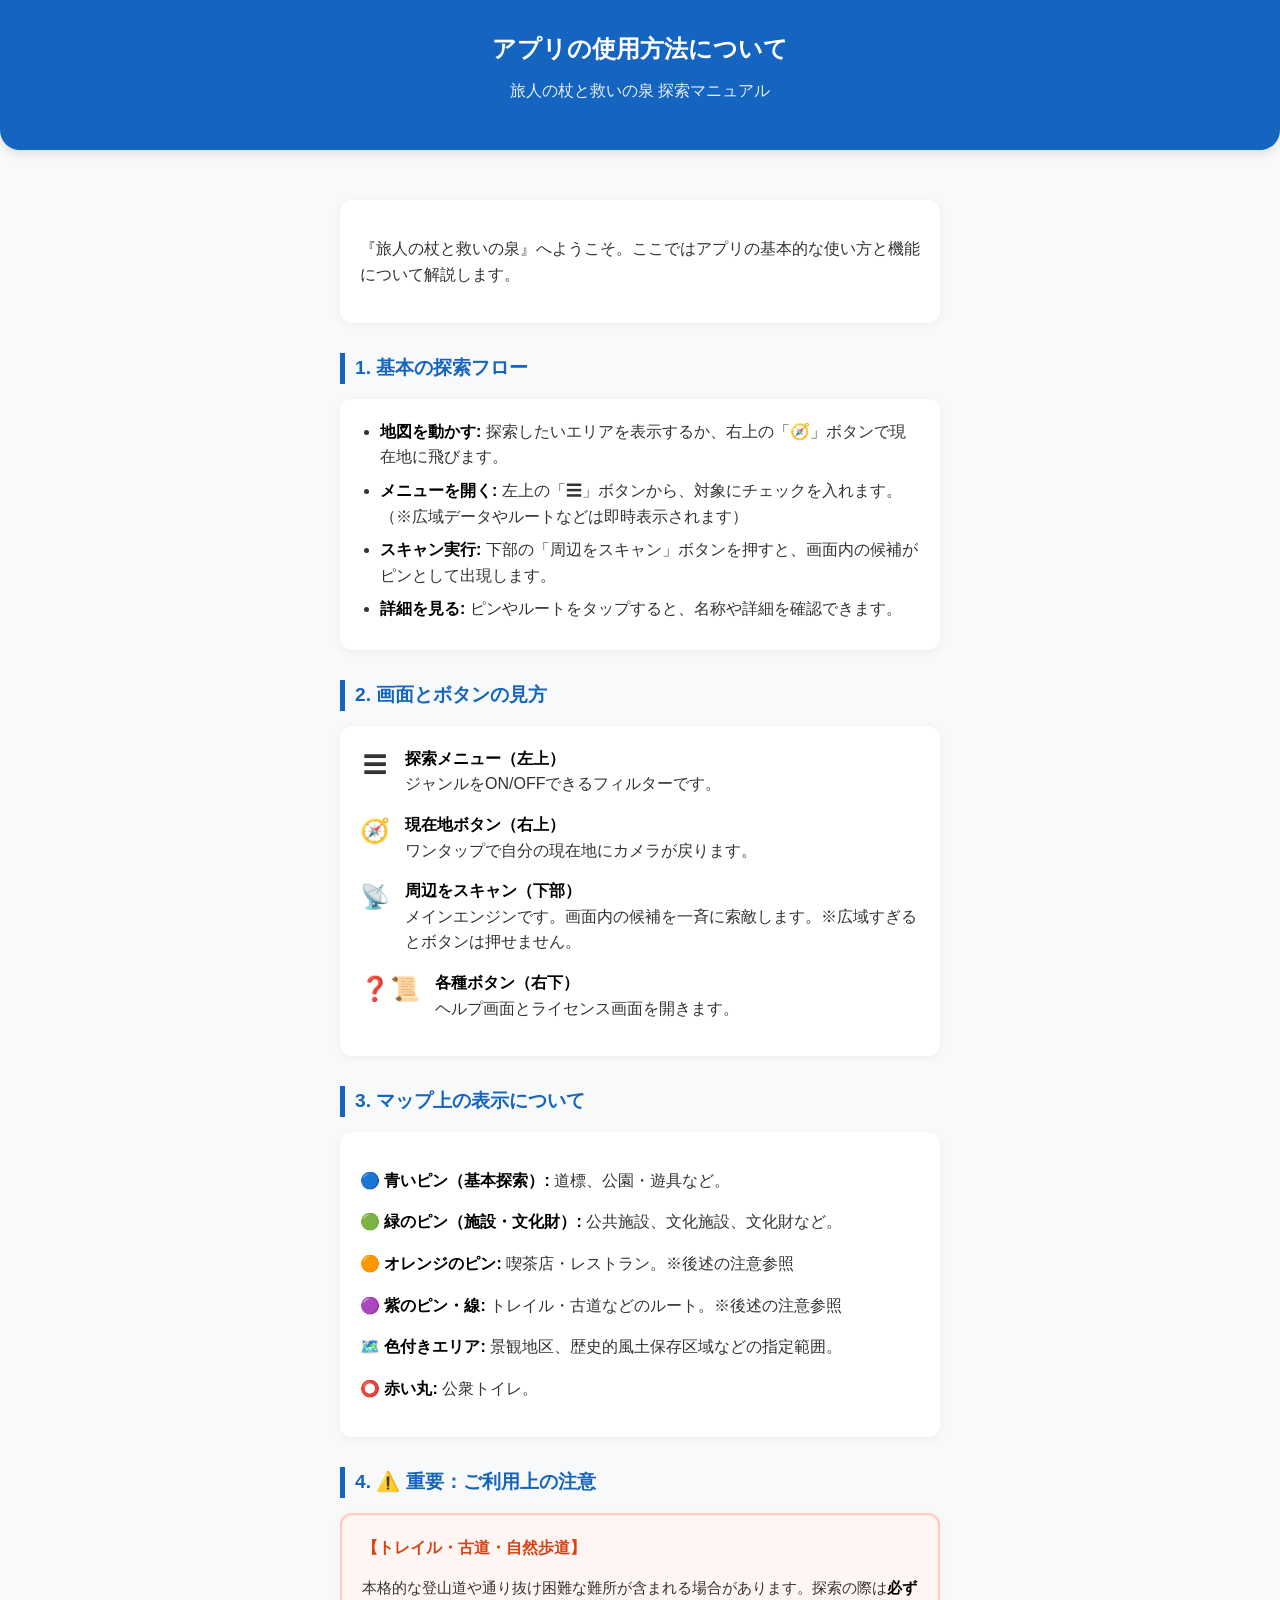
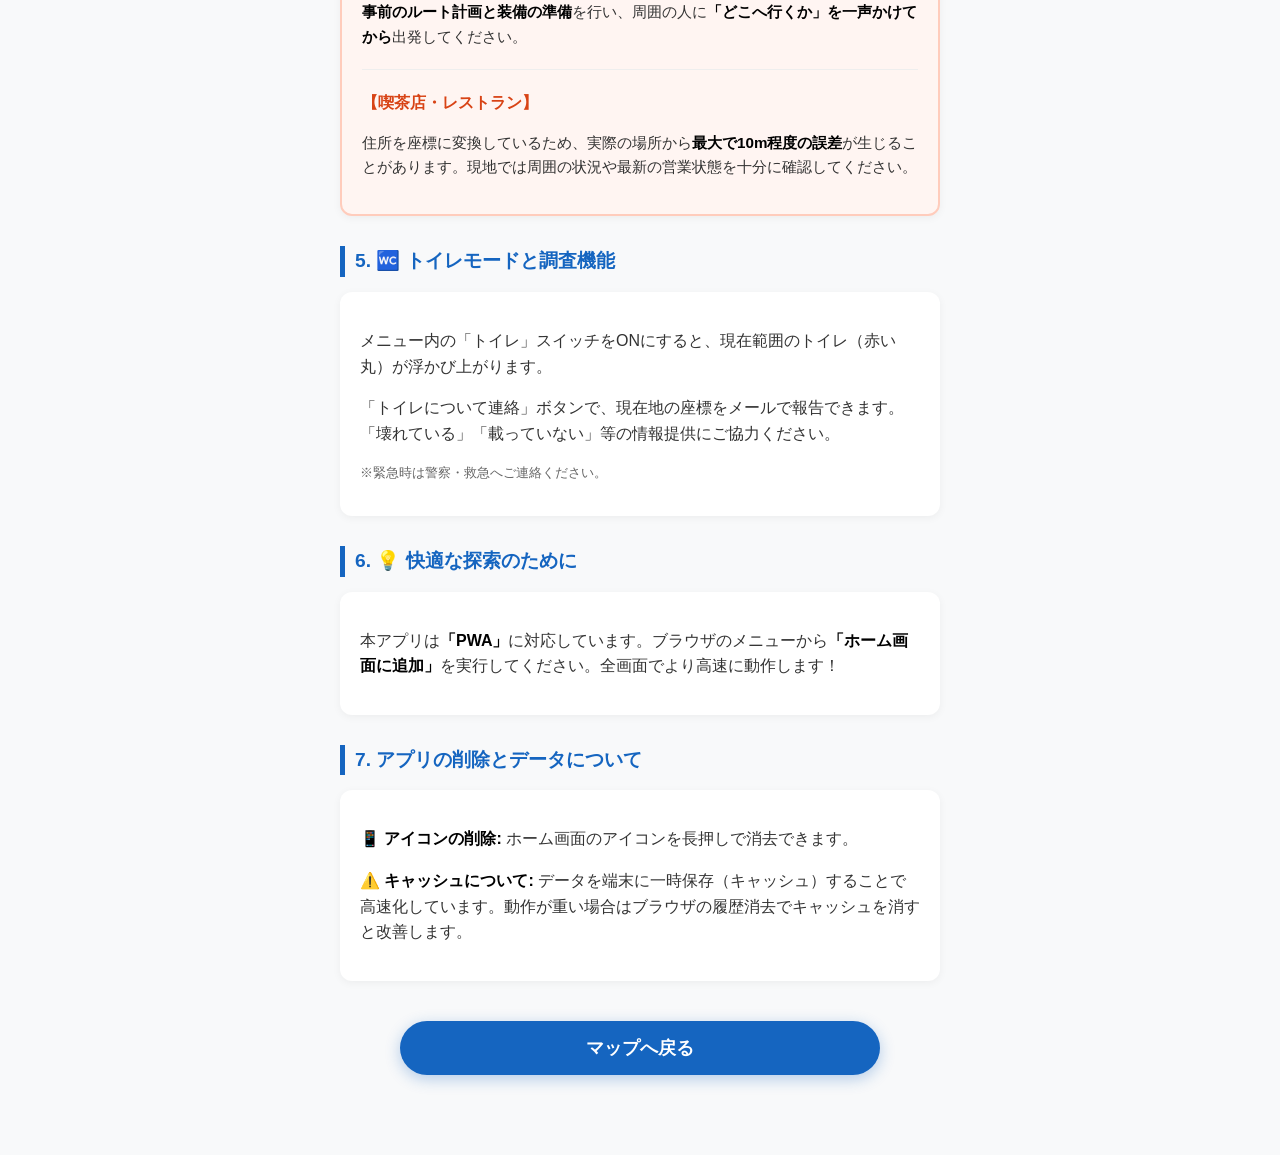
<file: help.html>
<!DOCTYPE html>
<html lang="ja">
<head>
    <meta charset="UTF-8">
    <meta name="viewport" content="width=device-width, initial-scale=1.0, maximum-scale=1.0, user-scalable=no">
    <title>アプリの使用方法について - 旅人の杖と救いの泉</title>
    <style>
        :root {
            --primary-color: #1565C0;
            --accent-color: #E65100;
            --bg-color: #f8f9fa;
            --card-bg: #ffffff;
            --text-color: #333;
        }
        body {
            font-family: 'Helvetica Neue', Arial, 'Hiragino Kaku Gothic ProN', 'Hiragino Sans', Meiryo, sans-serif;
            line-height: 1.6;
            color: var(--text-color);
            background-color: var(--bg-color);
            margin: 0;
            padding: 0;
        }
        .container {
            max-width: 600px;
            margin: 0 auto;
            padding: 20px;
        }
        header {
            background-color: var(--primary-color);
            color: white;
            padding: 30px 20px;
            text-align: center;
            border-radius: 0 0 20px 20px;
            margin-bottom: 30px;
            box-shadow: 0 4px 10px rgba(0,0,0,0.1);
        }
        h1 { margin: 0; font-size: 1.5rem; }
        h2 {
            font-size: 1.2rem;
            color: var(--primary-color);
            border-left: 5px solid var(--primary-color);
            padding-left: 10px;
            margin-top: 30px;
            margin-bottom: 15px;
        }
        .card {
            background: var(--card-bg);
            padding: 20px;
            border-radius: 12px;
            box-shadow: 0 2px 8px rgba(0,0,0,0.05);
            margin-bottom: 20px;
        }
        .icon-box {
            display: flex;
            align-items: flex-start;
            margin-bottom: 15px;
        }
        .icon {
            font-size: 1.5rem;
            margin-right: 15px;
            min-width: 30px;
            text-align: center;
        }
        .warning-card {
            border: 2px solid #ffccbc;
            background-color: #fff5f2;
        }
        .warning-title {
            color: #d84315;
            font-weight: bold;
            display: flex;
            align-items: center;
            margin-bottom: 10px;
        }
        ul { padding-left: 20px; margin: 0; }
        li { margin-bottom: 8px; }
        b { color: #000; }
        
        .footer-btns {
            margin-top: 40px;
            padding-bottom: 60px;
            text-align: center;
        }
        .close-btn {
            background-color: var(--primary-color);
            color: white;
            border: none;
            padding: 15px 40px;
            font-size: 1.1rem;
            font-weight: bold;
            border-radius: 30px;
            cursor: pointer;
            box-shadow: 0 4px 15px rgba(21, 101, 192, 0.3);
            transition: transform 0.2s;
            width: 80%;
        }
        .close-btn:active { transform: scale(0.95); }
        
        hr { border: 0; border-top: 1px solid #eee; margin: 20px 0; }
    </style>
</head>
<body>

<header>
    <h1>アプリの使用方法について</h1>
    <p style="margin-top:10px; opacity: 0.9;">旅人の杖と救いの泉 探索マニュアル</p>
</header>

<div class="container">

    <div class="card">
        <p>『旅人の杖と救いの泉』へようこそ。ここではアプリの基本的な使い方と機能について解説します。</p>
    </div>

    <h2>1. 基本の探索フロー</h2>
    <div class="card">
        <ul>
            <li><b>地図を動かす:</b> 探索したいエリアを表示するか、右上の「🧭」ボタンで現在地に飛びます。</li>
            <li><b>メニューを開く:</b> 左上の「☰」ボタンから、対象にチェックを入れます。（※広域データやルートなどは即時表示されます）</li>
            <li><b>スキャン実行:</b> 下部の「周辺をスキャン」ボタンを押すと、画面内の候補がピンとして出現します。</li>
            <li><b>詳細を見る:</b> ピンやルートをタップすると、名称や詳細を確認できます。</li>
        </ul>
    </div>

    <h2>2. 画面とボタンの見方</h2>
    <div class="card">
        <div class="icon-box">
            <div class="icon">☰</div>
            <div><b>探索メニュー（左上）</b><br>ジャンルをON/OFFできるフィルターです。</div>
        </div>
        <div class="icon-box">
            <div class="icon">🧭</div>
            <div><b>現在地ボタン（右上）</b><br>ワンタップで自分の現在地にカメラが戻ります。</div>
        </div>
        <div class="icon-box">
            <div class="icon">📡</div>
            <div><b>周辺をスキャン（下部）</b><br>メインエンジンです。画面内の候補を一斉に索敵します。※広域すぎるとボタンは押せません。</div>
        </div>
        <div class="icon-box">
            <div class="icon">❓📜</div>
            <div><b>各種ボタン（右下）</b><br>ヘルプ画面とライセンス画面を開きます。</div>
        </div>
    </div>

    <h2>3. マップ上の表示について</h2>
    <div class="card">
        <p>🔵 <b>青いピン（基本探索）:</b> 道標、公園・遊具など。</p>
        <p>🟢 <b>緑のピン（施設・文化財）:</b> 公共施設、文化施設、文化財など。</p>
        <p>🟠 <b>オレンジのピン:</b> 喫茶店・レストラン。※後述の注意参照</p>
        <p>🟣 <b>紫のピン・線:</b> トレイル・古道などのルート。※後述の注意参照</p>
        <p>🗺️ <b>色付きエリア:</b> 景観地区、歴史的風土保存区域などの指定範囲。</p>
        <p>⭕ <b>赤い丸:</b> 公衆トイレ。</p>
    </div>

    <h2>4. ⚠️ 重要：ご利用上の注意</h2>
    <div class="card warning-card">
        <div class="warning-title">【トレイル・古道・自然歩道】</div>
        <p style="font-size: 0.95rem;">
            本格的な登山道や通り抜け困難な難所が含まれる場合があります。探索の際は<b>必ず事前のルート計画と装備の準備</b>を行い、周囲の人に<b>「どこへ行くか」を一声かけてから</b>出発してください。
        </p>
        <hr>
        <div class="warning-title">【喫茶店・レストラン】</div>
        <p style="font-size: 0.95rem;">
            住所を座標に変換しているため、実際の場所から<b>最大で10m程度の誤差</b>が生じることがあります。現地では周囲の状況や最新の営業状態を十分に確認してください。
        </p>
    </div>

    <h2>5. 🚾 トイレモードと調査機能</h2>
    <div class="card">
        <p>メニュー内の「トイレ」スイッチをONにすると、現在範囲のトイレ（赤い丸）が浮かび上がります。</p>
        <p>「トイレについて連絡」ボタンで、現在地の座標をメールで報告できます。「壊れている」「載っていない」等の情報提供にご協力ください。</p>
        <p style="font-size: 0.8rem; color: #666;">※緊急時は警察・救急へご連絡ください。</p>
    </div>

    <h2>6. 💡 快適な探索のために</h2>
    <div class="card">
        <p>本アプリは<b>「PWA」</b>に対応しています。ブラウザのメニューから<b>「ホーム画面に追加」</b>を実行してください。全画面でより高速に動作します！</p>
    </div>

    <h2>7. アプリの削除とデータについて</h2>
    <div class="card">
        <p><b>📱 アイコンの削除:</b> ホーム画面のアイコンを長押しで消去できます。</p>
        <p><b>⚠️ キャッシュについて:</b> データを端末に一時保存（キャッシュ）することで高速化しています。動作が重い場合はブラウザの履歴消去でキャッシュを消すと改善します。</p>
    </div>

    <div class="footer-btns">
        <button onclick="window.location.href='index.html';" class="close-btn">マップへ戻る</button>
    </div>

</div>

</body>
</html>
</file>
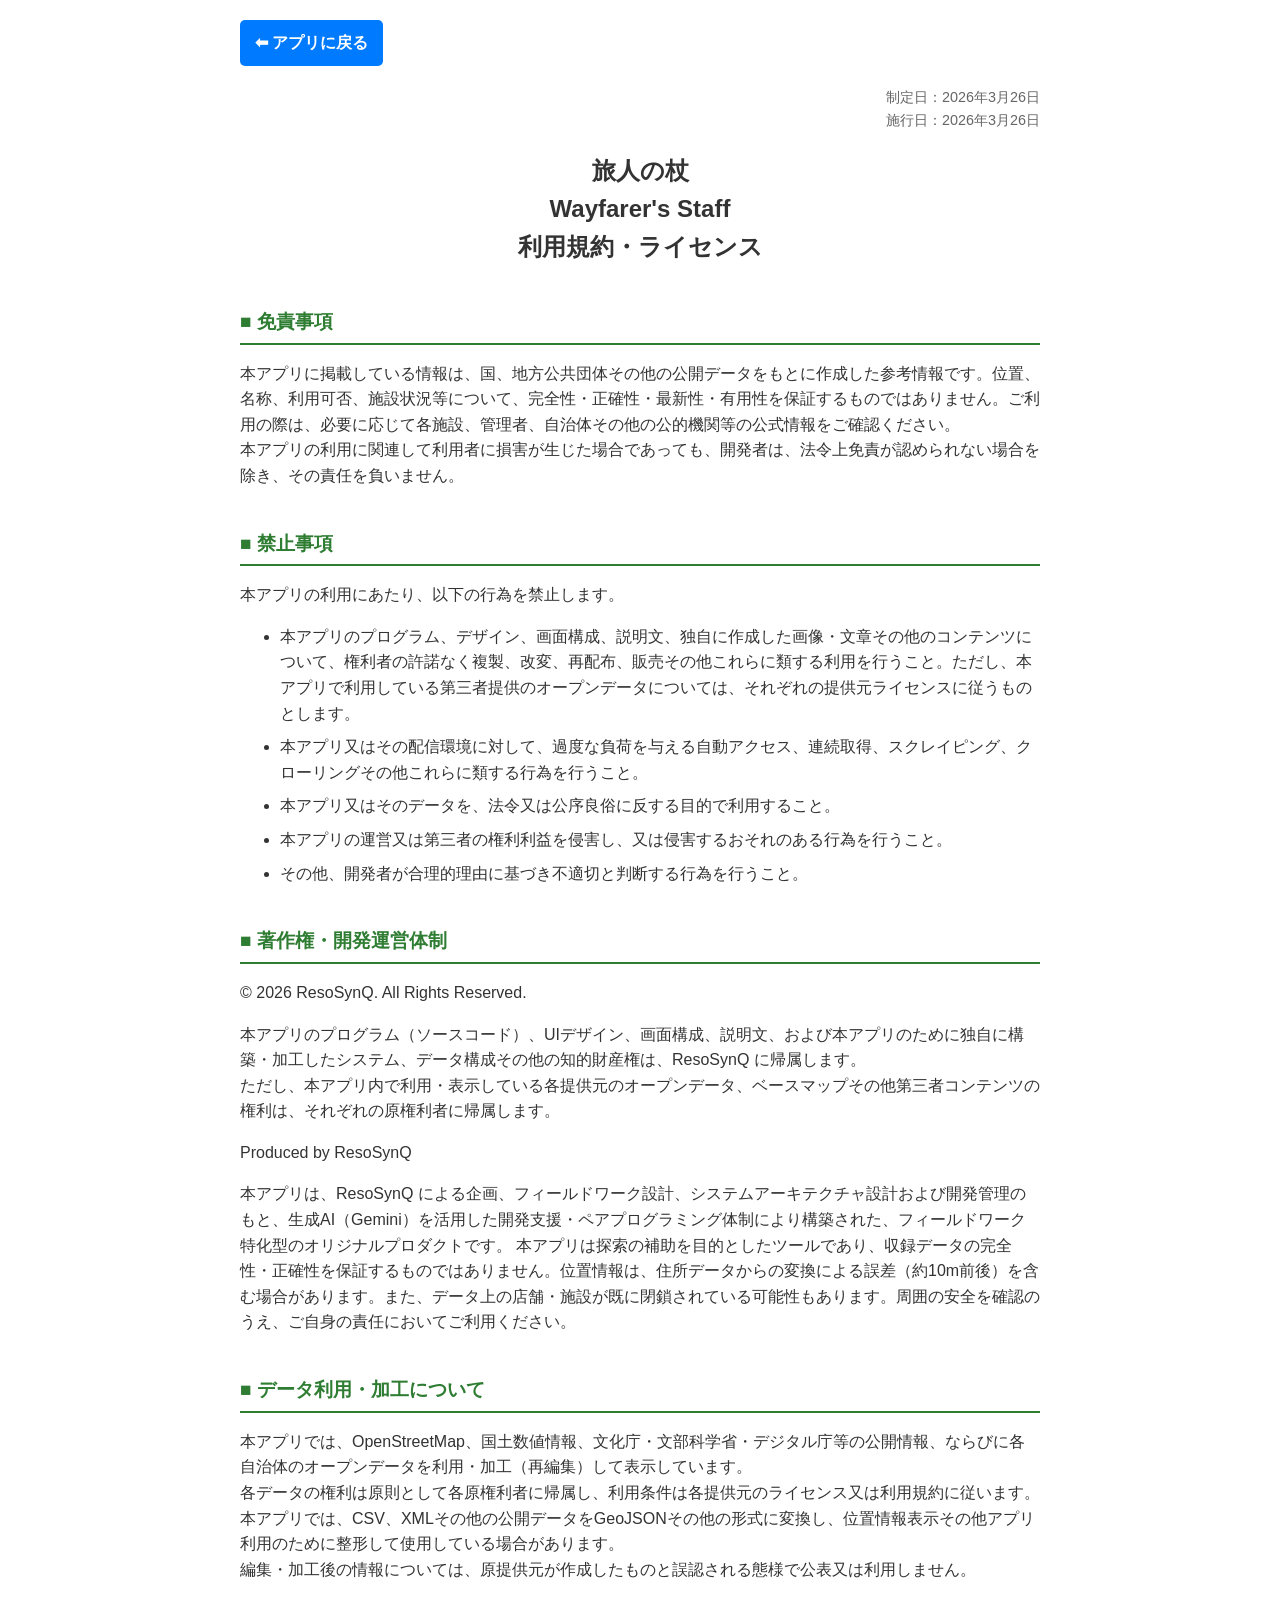
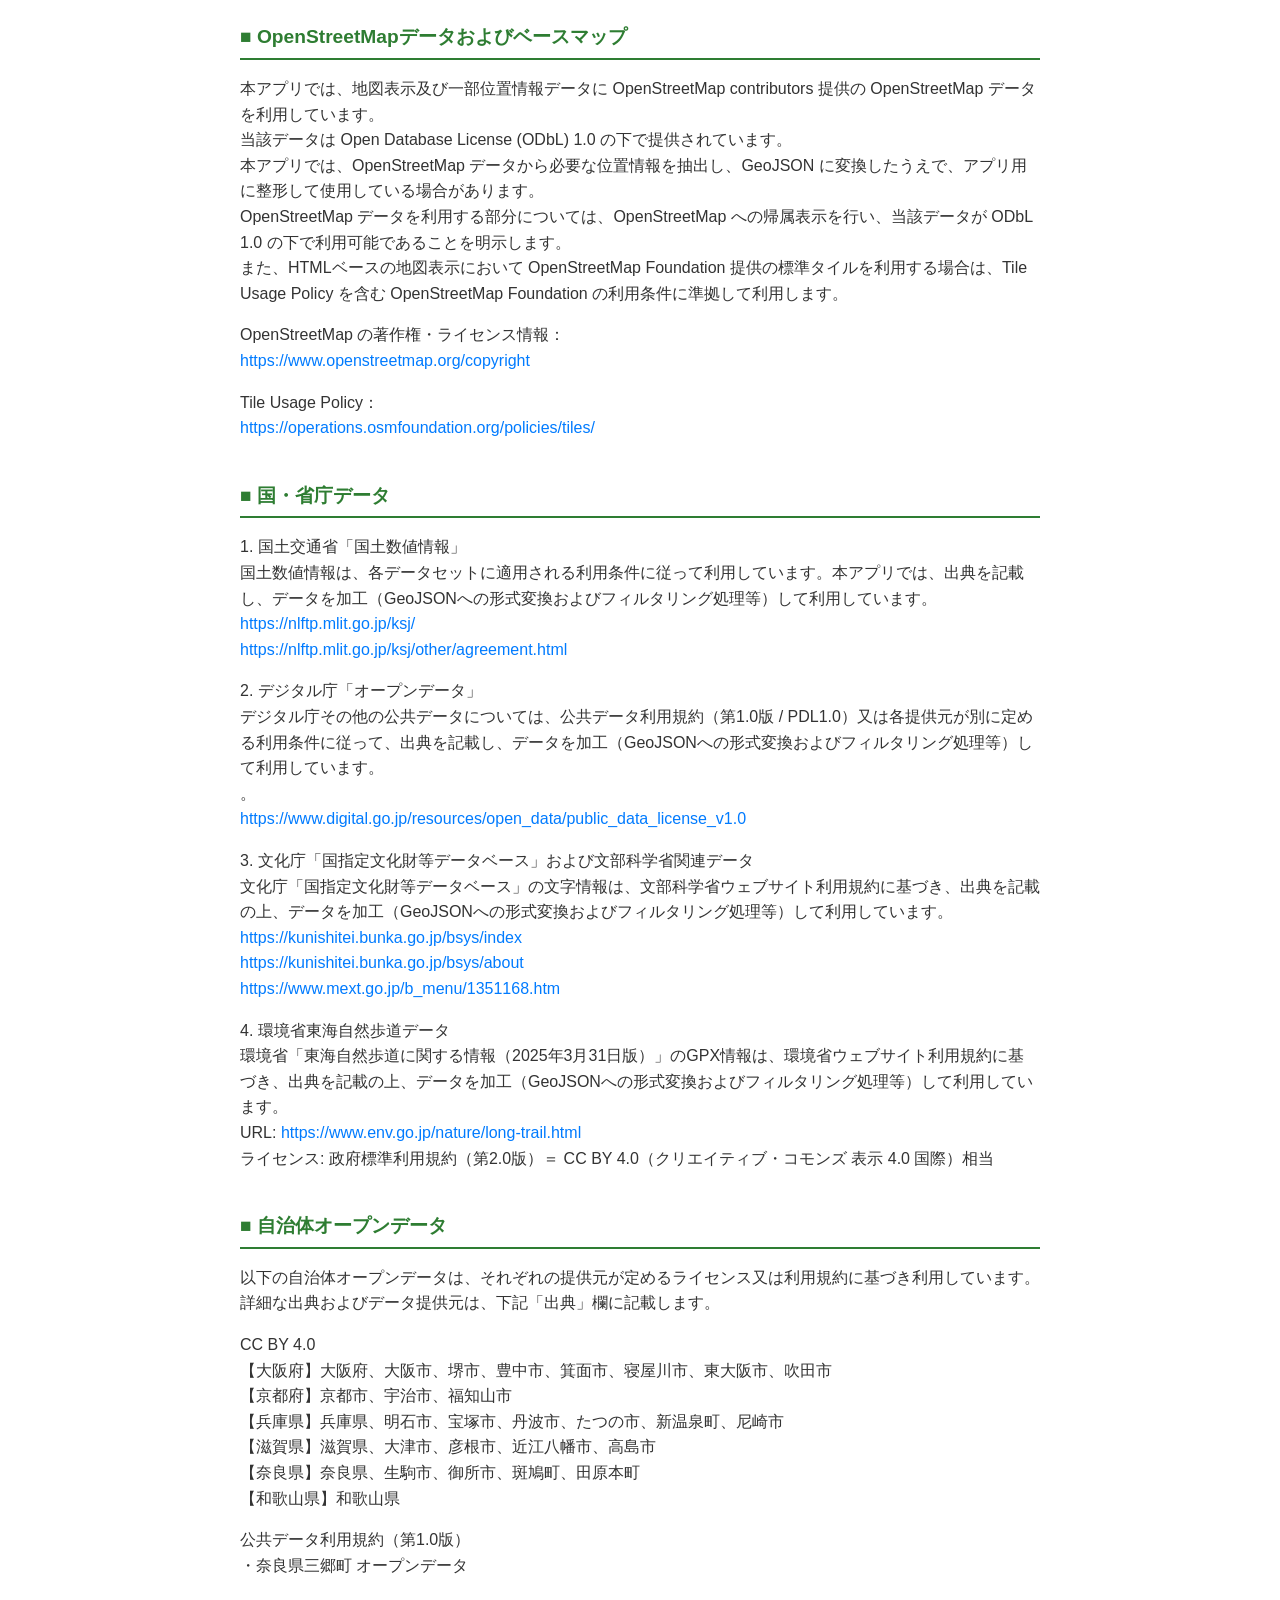
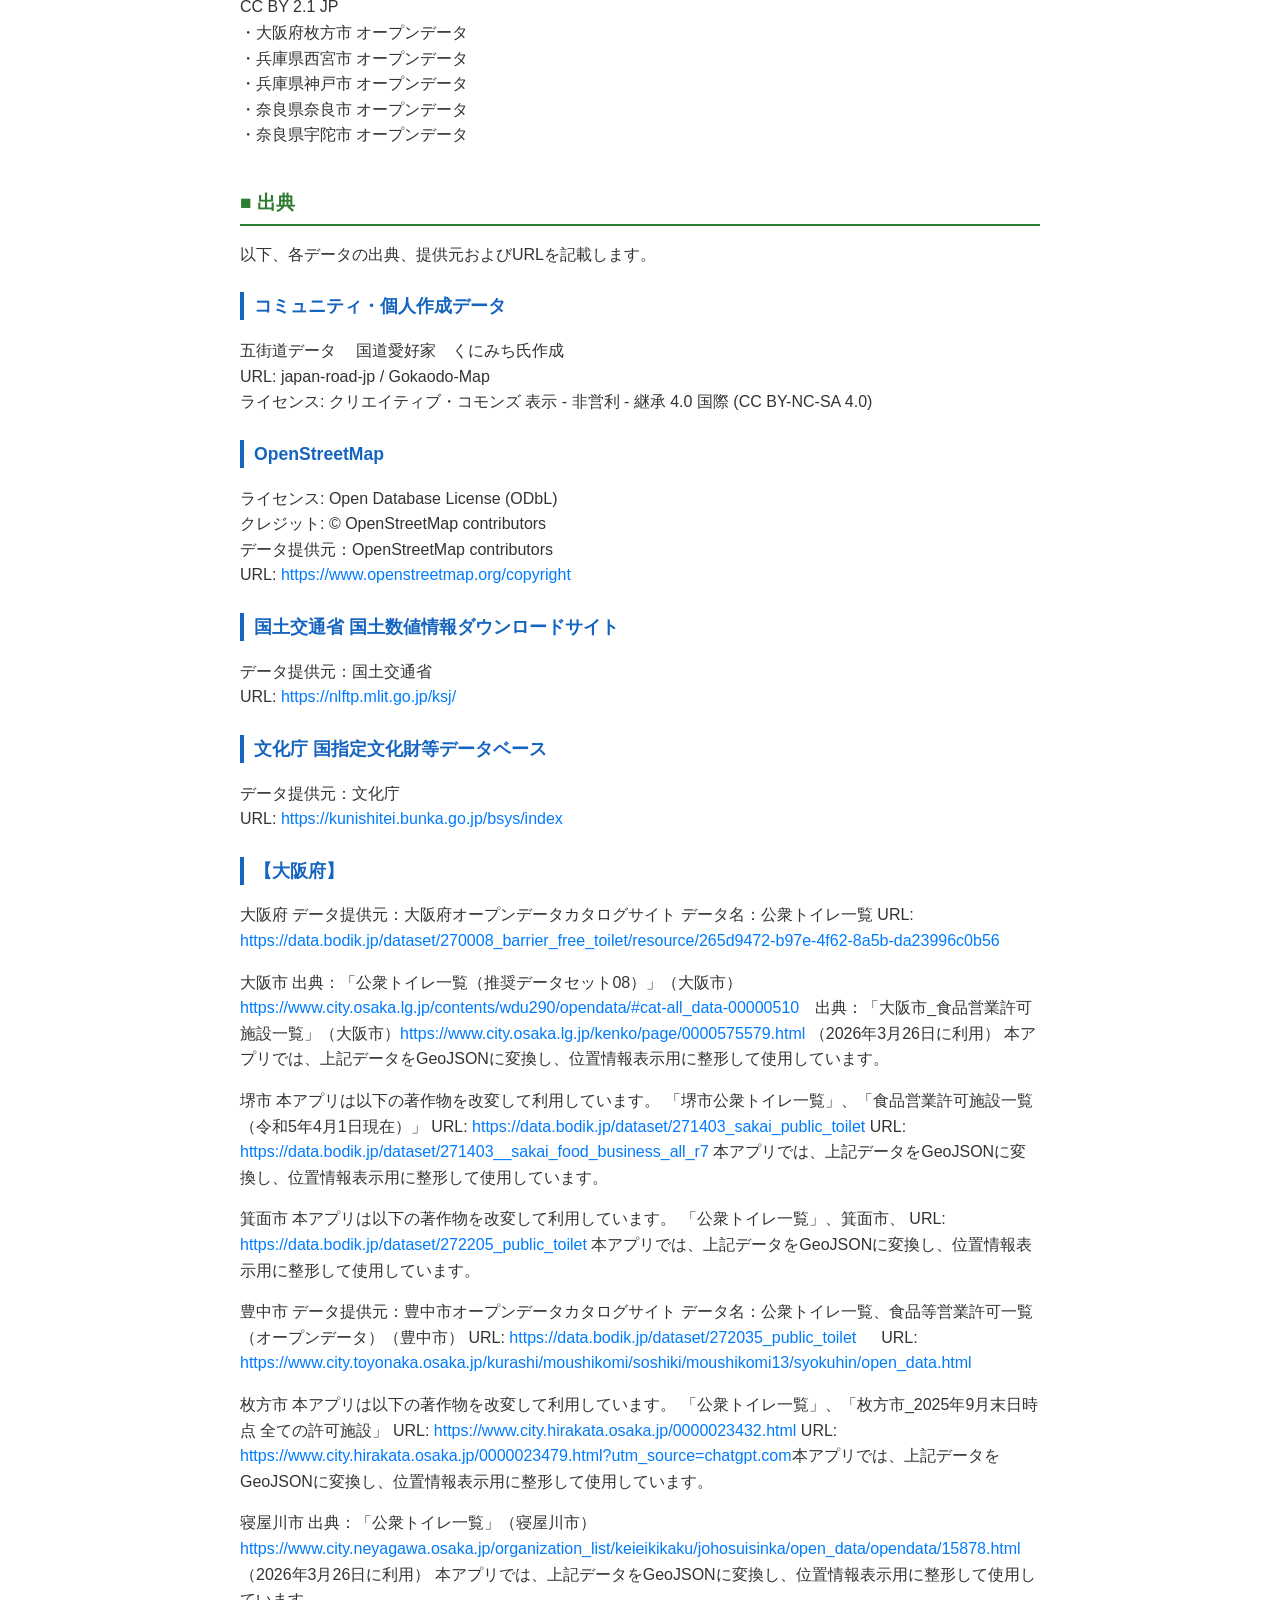
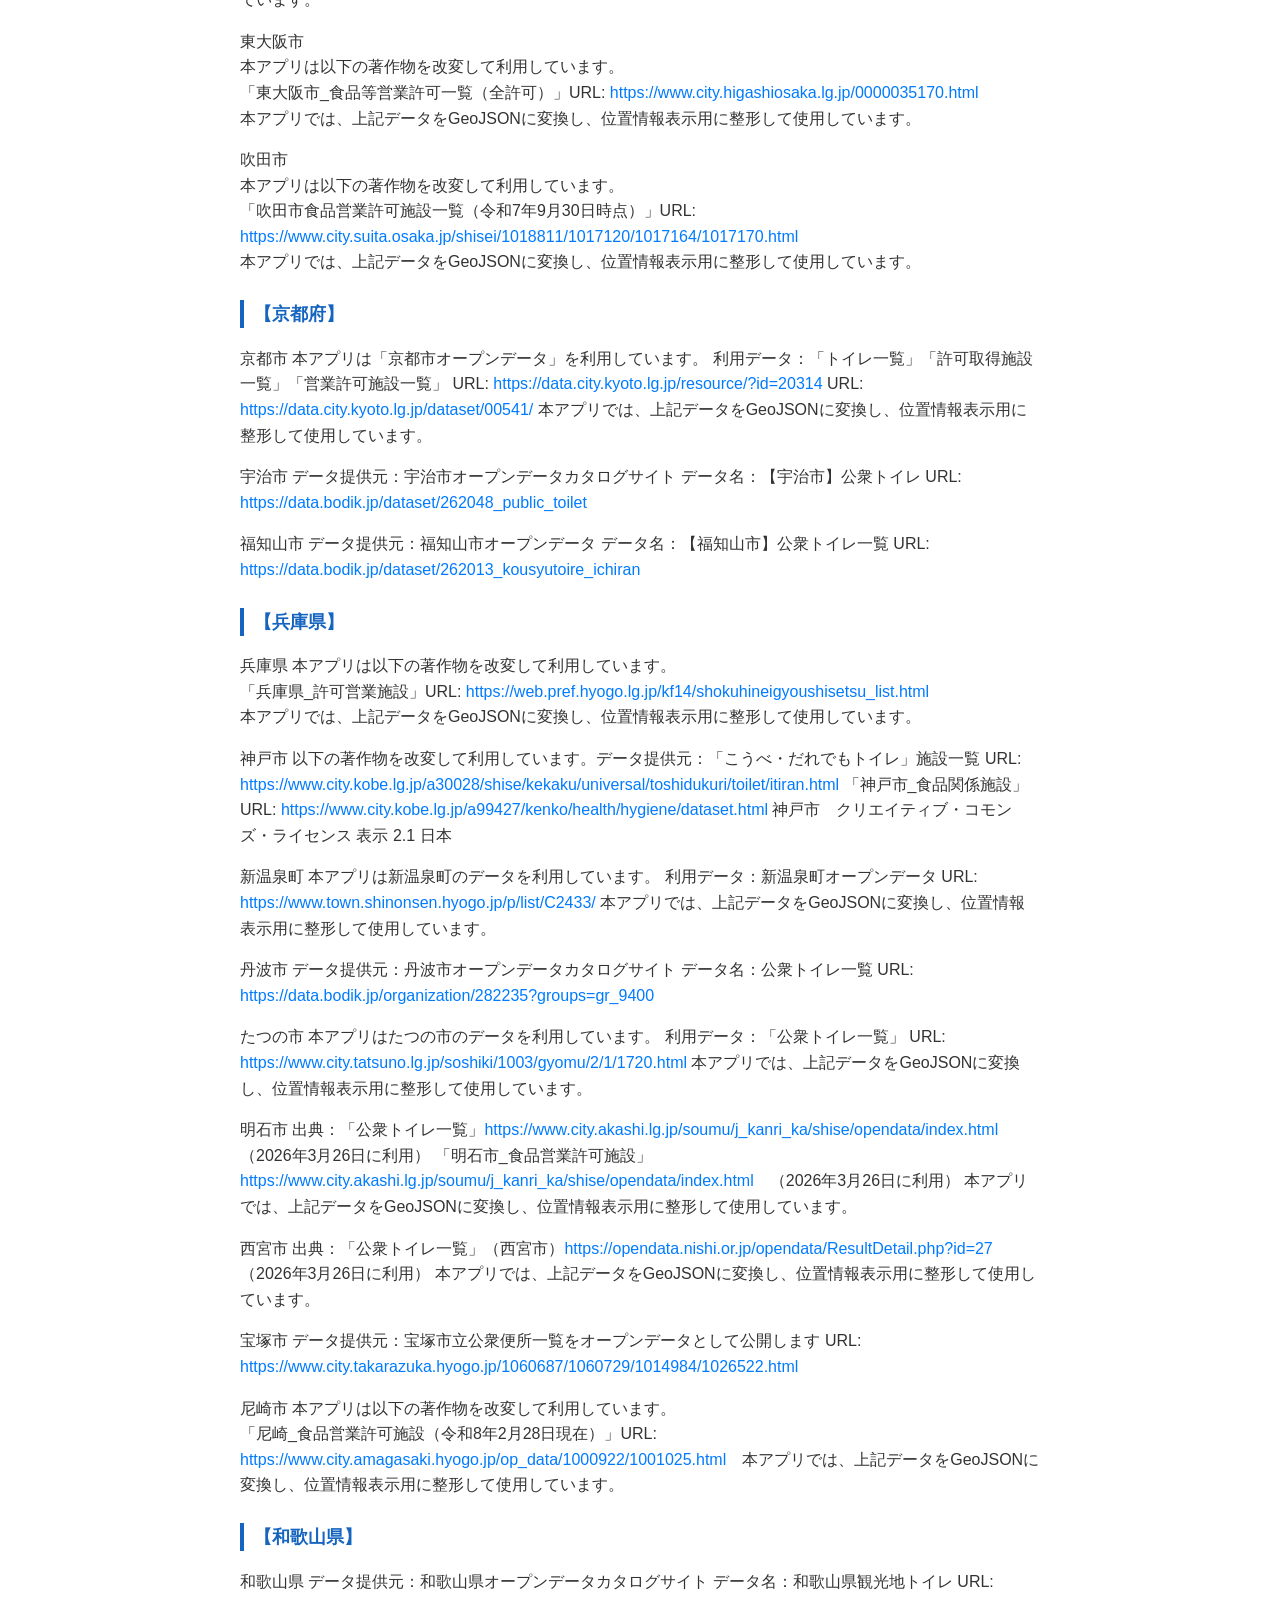
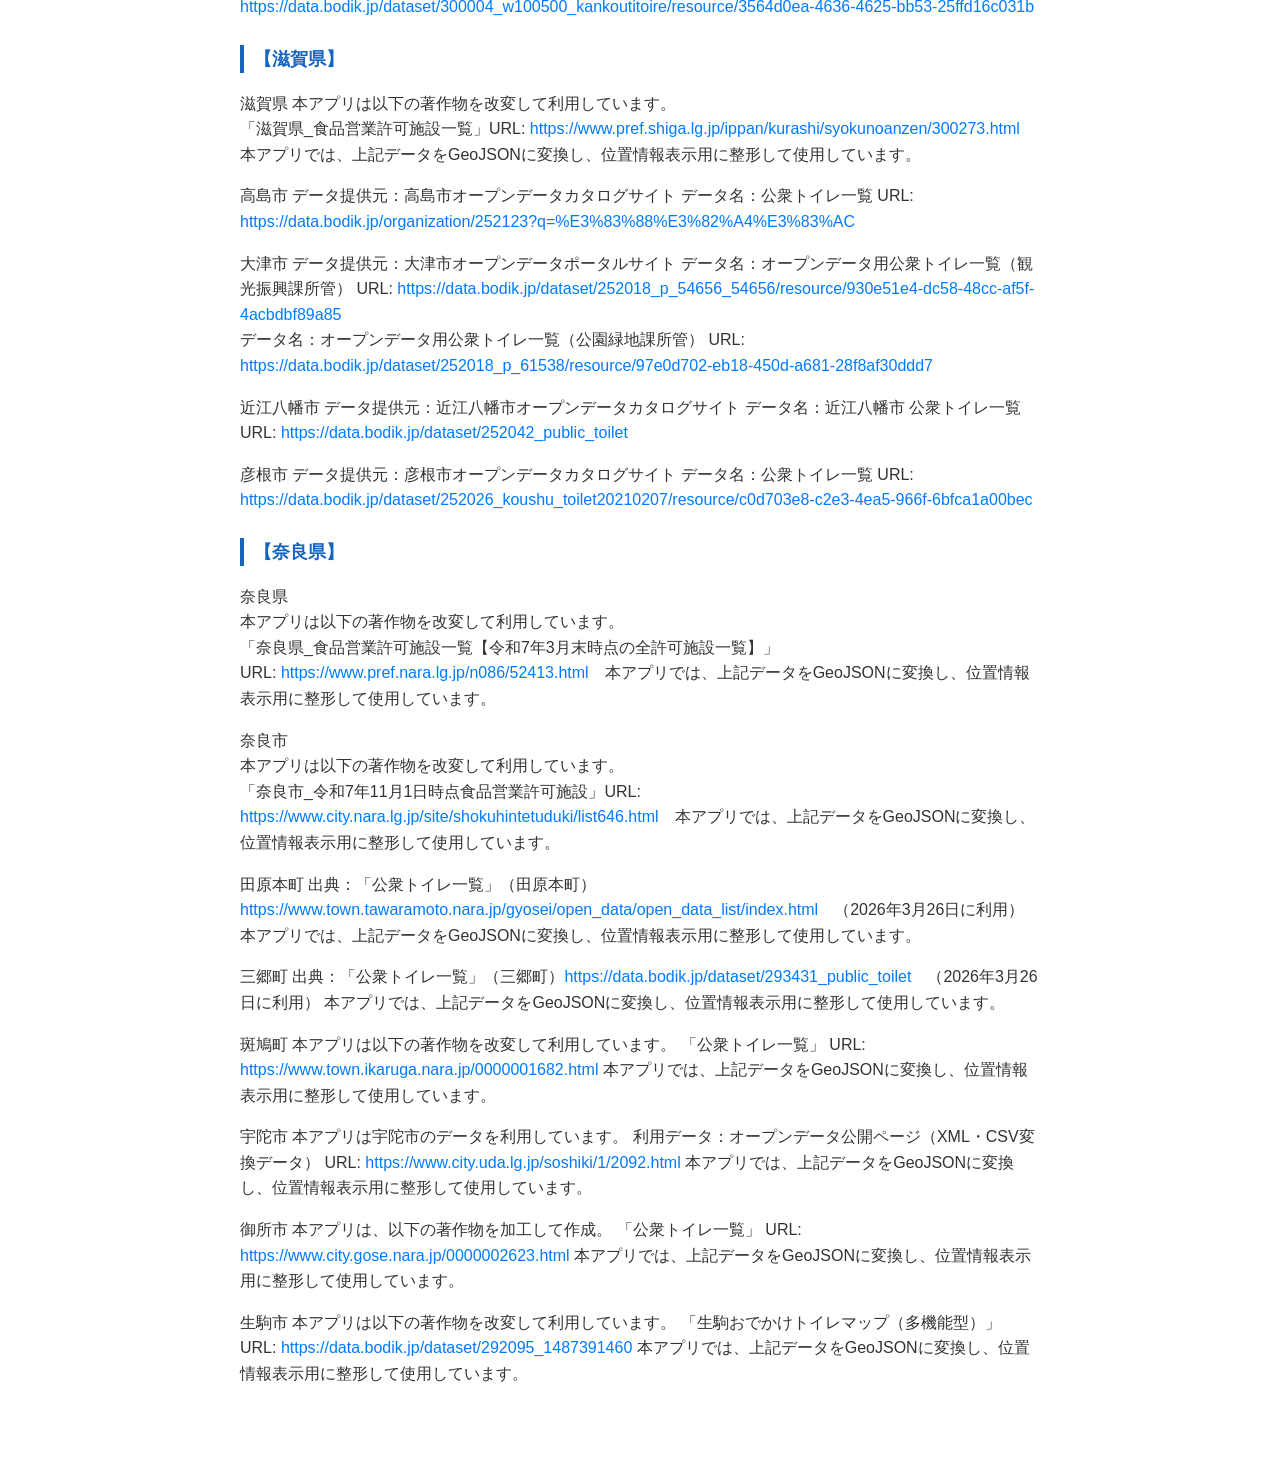
<file: license.html>
<!DOCTYPE html>
<html lang="ja">
<head>
    <meta charset="UTF-8">
    <meta name="viewport" content="width=device-width, initial-scale=1.0">
    <title>利用規約・ライセンス - 旅人の杖</title>
    <style>
        body { font-family: sans-serif; line-height: 1.6; padding: 20px; max-width: 800px; margin: 0 auto; color: #333; word-wrap: break-word; }
        h1 { font-size: 1.5em; text-align: center; margin-bottom: 20px; }
        h2 { color: #2E7D32; border-bottom: 2px solid #2E7D32; padding-bottom: 5px; margin-top: 40px; font-size: 1.2em; }
        h3 { color: #1565C0; margin-top: 25px; font-size: 1.1em; border-left: 4px solid #1565C0; padding-left: 10px; }
        p { margin-bottom: 1em; }
        ul, ol { margin-bottom: 1em; }
        li { margin-bottom: 0.5em; }
        .back-btn { display: inline-block; margin-bottom: 20px; padding: 10px 15px; background: #007BFF; color: white; text-decoration: none; border-radius: 5px; font-weight: bold; }
        .back-btn:hover { background: #0056b3; }
        a { color: #007BFF; text-decoration: none; }
        a:hover { text-decoration: underline; }
        .date-header { text-align: right; font-size: 0.9em; color: #666; margin-bottom: 20px; }
    </style>
</head>
<body>
    <a href="index.html" class="back-btn">⬅ アプリに戻る</a>

    <div class="date-header">
        制定日：2026年3月26日<br>
        施行日：2026年3月26日
    </div>

    <h1>旅人の杖<br>Wayfarer's Staff<br>利用規約・ライセンス</h1>

    <h2>■ 免責事項</h2>
    <p>本アプリに掲載している情報は、国、地方公共団体その他の公開データをもとに作成した参考情報です。位置、名称、利用可否、施設状況等について、完全性・正確性・最新性・有用性を保証するものではありません。ご利用の際は、必要に応じて各施設、管理者、自治体その他の公的機関等の公式情報をご確認ください。<br>本アプリの利用に関連して利用者に損害が生じた場合であっても、開発者は、法令上免責が認められない場合を除き、その責任を負いません。</p>

    <h2>■ 禁止事項</h2>
    <p>本アプリの利用にあたり、以下の行為を禁止します。</p>
    <ul>
        <li>本アプリのプログラム、デザイン、画面構成、説明文、独自に作成した画像・文章その他のコンテンツについて、権利者の許諾なく複製、改変、再配布、販売その他これらに類する利用を行うこと。ただし、本アプリで利用している第三者提供のオープンデータについては、それぞれの提供元ライセンスに従うものとします。</li>
        <li>本アプリ又はその配信環境に対して、過度な負荷を与える自動アクセス、連続取得、スクレイピング、クローリングその他これらに類する行為を行うこと。</li>
        <li>本アプリ又はそのデータを、法令又は公序良俗に反する目的で利用すること。</li>
        <li>本アプリの運営又は第三者の権利利益を侵害し、又は侵害するおそれのある行為を行うこと。</li>
        <li>その他、開発者が合理的理由に基づき不適切と判断する行為を行うこと。</li>
    </ul>

    <h2>■ 著作権・開発運営体制</h2>
    <p>© 2026 ResoSynQ. All Rights Reserved.</p>
    <p>本アプリのプログラム（ソースコード）、UIデザイン、画面構成、説明文、および本アプリのために独自に構築・加工したシステム、データ構成その他の知的財産権は、ResoSynQ に帰属します。<br>ただし、本アプリ内で利用・表示している各提供元のオープンデータ、ベースマップその他第三者コンテンツの権利は、それぞれの原権利者に帰属します。</p>
    <p>Produced by ResoSynQ</p>
    <p>本アプリは、ResoSynQ による企画、フィールドワーク設計、システムアーキテクチャ設計および開発管理のもと、生成AI（Gemini）を活用した開発支援・ペアプログラミング体制により構築された、フィールドワーク特化型のオリジナルプロダクトです。 本アプリは探索の補助を目的としたツールであり、収録データの完全性・正確性を保証するものではありません。位置情報は、住所データからの変換による誤差（約10m前後）を含む場合があります。また、データ上の店舗・施設が既に閉鎖されている可能性もあります。周囲の安全を確認のうえ、ご自身の責任においてご利用ください。</p>

    <h2>■ データ利用・加工について</h2>
    <p>本アプリでは、OpenStreetMap、国土数値情報、文化庁・文部科学省・デジタル庁等の公開情報、ならびに各自治体のオープンデータを利用・加工（再編集）して表示しています。<br>各データの権利は原則として各原権利者に帰属し、利用条件は各提供元のライセンス又は利用規約に従います。<br>本アプリでは、CSV、XMLその他の公開データをGeoJSONその他の形式に変換し、位置情報表示その他アプリ利用のために整形して使用している場合があります。<br>編集・加工後の情報については、原提供元が作成したものと誤認される態様で公表又は利用しません。</p>

    <h2>■ OpenStreetMapデータおよびベースマップ</h2>
    <p>本アプリでは、地図表示及び一部位置情報データに OpenStreetMap contributors 提供の OpenStreetMap データを利用しています。<br>当該データは Open Database License (ODbL) 1.0 の下で提供されています。<br>本アプリでは、OpenStreetMap データから必要な位置情報を抽出し、GeoJSON に変換したうえで、アプリ用に整形して使用している場合があります。<br>OpenStreetMap データを利用する部分については、OpenStreetMap への帰属表示を行い、当該データが ODbL 1.0 の下で利用可能であることを明示します。<br>また、HTMLベースの地図表示において OpenStreetMap Foundation 提供の標準タイルを利用する場合は、Tile Usage Policy を含む OpenStreetMap Foundation の利用条件に準拠して利用します。</p>
    <p>OpenStreetMap の著作権・ライセンス情報：<br><a href="https://www.openstreetmap.org/copyright" target="_blank">https://www.openstreetmap.org/copyright</a></p>
    <p>Tile Usage Policy：<br><a href="https://operations.osmfoundation.org/policies/tiles/" target="_blank">https://operations.osmfoundation.org/policies/tiles/</a></p>

    <h2>■ 国・省庁データ</h2>
    <p>1. 国土交通省「国土数値情報」<br>
    国土数値情報は、各データセットに適用される利用条件に従って利用しています。本アプリでは、出典を記載し、データを加工（GeoJSONへの形式変換およびフィルタリング処理等）して利用しています。<br>
    <a href="https://nlftp.mlit.go.jp/ksj/" target="_blank">https://nlftp.mlit.go.jp/ksj/</a><br>
    <a href="https://nlftp.mlit.go.jp/ksj/other/agreement.html" target="_blank">https://nlftp.mlit.go.jp/ksj/other/agreement.html</a></p>

    <p>2. デジタル庁「オープンデータ」<br>
    デジタル庁その他の公共データについては、公共データ利用規約（第1.0版 / PDL1.0）又は各提供元が別に定める利用条件に従って、出典を記載し、データを加工（GeoJSONへの形式変換およびフィルタリング処理等）して利用しています。<br>
    。<br>
    <a href="https://www.digital.go.jp/resources/open_data/public_data_license_v1.0" target="_blank">https://www.digital.go.jp/resources/open_data/public_data_license_v1.0</a></p>

    <p>3. 文化庁「国指定文化財等データベース」および文部科学省関連データ<br>
    文化庁「国指定文化財等データベース」の文字情報は、文部科学省ウェブサイト利用規約に基づき、出典を記載の上、データを加工（GeoJSONへの形式変換およびフィルタリング処理等）して利用しています。<br>
    <a href="https://kunishitei.bunka.go.jp/bsys/index" target="_blank">https://kunishitei.bunka.go.jp/bsys/index</a><br>
    <a href="https://kunishitei.bunka.go.jp/bsys/about" target="_blank">https://kunishitei.bunka.go.jp/bsys/about</a><br>
    <a href="https://www.mext.go.jp/b_menu/1351168.htm" target="_blank">https://www.mext.go.jp/b_menu/1351168.htm</a></p>

    <p>4. 環境省東海自然歩道データ<br>
    環境省「東海自然歩道に関する情報（2025年3月31日版）」のGPX情報は、環境省ウェブサイト利用規約に基づき、出典を記載の上、データを加工（GeoJSONへの形式変換およびフィルタリング処理等）して利用しています。<br>
    URL: <a href="https://www.env.go.jp/nature/long-trail.html" target="_blank">https://www.env.go.jp/nature/long-trail.html</a><br>
    ライセンス: 政府標準利用規約（第2.0版）＝ CC BY 4.0（クリエイティブ・コモンズ 表示 4.0 国際）相当</p>

    <h2>■ 自治体オープンデータ</h2>
    <p>以下の自治体オープンデータは、それぞれの提供元が定めるライセンス又は利用規約に基づき利用しています。詳細な出典およびデータ提供元は、下記「出典」欄に記載します。</p>
    
    <p>CC BY 4.0<br>
    【大阪府】大阪府、大阪市、堺市、豊中市、箕面市、寝屋川市、東大阪市、吹田市<br>
    【京都府】京都市、宇治市、福知山市<br>
    【兵庫県】兵庫県、明石市、宝塚市、丹波市、たつの市、新温泉町、尼崎市<br>
    【滋賀県】滋賀県、大津市、彦根市、近江八幡市、高島市<br>
    【奈良県】奈良県、生駒市、御所市、斑鳩町、田原本町<br>
    【和歌山県】和歌山県</p>

    <p>公共データ利用規約（第1.0版）<br>
    ・奈良県三郷町 オープンデータ</p>

    <p>CC BY 2.1 JP<br>
    ・大阪府枚方市 オープンデータ<br>
    ・兵庫県西宮市 オープンデータ<br>
    ・兵庫県神戸市 オープンデータ<br>
    ・奈良県奈良市 オープンデータ<br>
    ・奈良県宇陀市 オープンデータ</p>

    <h2>■ 出典</h2>
    <p>以下、各データの出典、提供元およびURLを記載します。</p>

    <h3>コミュニティ・個人作成データ</h3>
    <p>五街道データ 　国道愛好家　くにみち氏作成<br>
    URL: japan-road-jp / Gokaodo-Map<br>
    ライセンス:  クリエイティブ・コモンズ 表示 - 非営利 - 継承 4.0 国際 (CC BY-NC-SA 4.0)</p>

    <h3>OpenStreetMap</h3>
    <p>ライセンス:  Open Database License (ODbL)<br>
    クレジット:  © OpenStreetMap contributors<br>
    データ提供元：OpenStreetMap contributors<br>
    URL: <a href="https://www.openstreetmap.org/copyright" target="_blank">https://www.openstreetmap.org/copyright</a></p>

    <h3>国土交通省 国土数値情報ダウンロードサイト</h3>
    <p>データ提供元：国土交通省<br>
    URL: <a href="https://nlftp.mlit.go.jp/ksj/" target="_blank">https://nlftp.mlit.go.jp/ksj/</a></p>

    <h3>文化庁 国指定文化財等データベース</h3>
    <p>データ提供元：文化庁<br>
    URL: <a href="https://kunishitei.bunka.go.jp/bsys/index" target="_blank">https://kunishitei.bunka.go.jp/bsys/index</a></p>

    <h3>【大阪府】</h3>
    <p>大阪府  データ提供元：大阪府オープンデータカタログサイト データ名：公衆トイレ一覧 URL: <a href="https://data.bodik.jp/dataset/270008_barrier_free_toilet/resource/265d9472-b97e-4f62-8a5b-da23996c0b56" target="_blank">https://data.bodik.jp/dataset/270008_barrier_free_toilet/resource/265d9472-b97e-4f62-8a5b-da23996c0b56</a></p>

    <p>大阪市  出典：「公衆トイレ一覧（推奨データセット08）」（大阪市）<a href="https://www.city.osaka.lg.jp/contents/wdu290/opendata/#cat-all_data-00000510" target="_blank">https://www.city.osaka.lg.jp/contents/wdu290/opendata/#cat-all_data-00000510</a>　出典：「大阪市_食品営業許可施設一覧」（大阪市）<a href="https://www.city.osaka.lg.jp/kenko/page/0000575579.html" target="_blank">https://www.city.osaka.lg.jp/kenko/page/0000575579.html</a> （2026年3月26日に利用） 本アプリでは、上記データをGeoJSONに変換し、位置情報表示用に整形して使用しています。</p>

    <p>堺市  本アプリは以下の著作物を改変して利用しています。 「堺市公衆トイレ一覧」、「食品営業許可施設一覧（令和5年4月1日現在）」 URL: <a href="https://data.bodik.jp/dataset/271403_sakai_public_toilet" target="_blank">https://data.bodik.jp/dataset/271403_sakai_public_toilet</a>  URL: <a href="https://data.bodik.jp/dataset/271403__sakai_food_business_all_r7" target="_blank">https://data.bodik.jp/dataset/271403__sakai_food_business_all_r7</a> 本アプリでは、上記データをGeoJSONに変換し、位置情報表示用に整形して使用しています。</p>

    <p>箕面市  本アプリは以下の著作物を改変して利用しています。 「公衆トイレ一覧」、箕面市、 URL: <a href="https://data.bodik.jp/dataset/272205_public_toilet" target="_blank">https://data.bodik.jp/dataset/272205_public_toilet</a> 本アプリでは、上記データをGeoJSONに変換し、位置情報表示用に整形して使用しています。</p>

    <p>豊中市  データ提供元：豊中市オープンデータカタログサイト データ名：公衆トイレ一覧、食品等営業許可一覧（オープンデータ）（豊中市） URL: <a href="https://data.bodik.jp/dataset/272035_public_toilet" target="_blank">https://data.bodik.jp/dataset/272035_public_toilet</a> 　 URL: <a href="https://www.city.toyonaka.osaka.jp/kurashi/moushikomi/soshiki/moushikomi13/syokuhin/open_data.html" target="_blank">https://www.city.toyonaka.osaka.jp/kurashi/moushikomi/soshiki/moushikomi13/syokuhin/open_data.html</a></p>

    <p>枚方市  本アプリは以下の著作物を改変して利用しています。 「公衆トイレ一覧」、「枚方市_2025年9月末日時点 全ての許可施設」 URL: <a href="https://www.city.hirakata.osaka.jp/0000023432.html" target="_blank">https://www.city.hirakata.osaka.jp/0000023432.html</a> URL: <a href="https://www.city.hirakata.osaka.jp/0000023479.html?utm_source=chatgpt.com" target="_blank">https://www.city.hirakata.osaka.jp/0000023479.html?utm_source=chatgpt.com</a>本アプリでは、上記データをGeoJSONに変換し、位置情報表示用に整形して使用しています。</p>

    <p>寝屋川市  出典：「公衆トイレ一覧」（寝屋川市）<a href="https://www.city.neyagawa.osaka.jp/organization_list/keieikikaku/johosuisinka/open_data/opendata/15878.html" target="_blank">https://www.city.neyagawa.osaka.jp/organization_list/keieikikaku/johosuisinka/open_data/opendata/15878.html</a>　（2026年3月26日に利用） 本アプリでは、上記データをGeoJSONに変換し、位置情報表示用に整形して使用しています。</p>

    <p>東大阪市<br>
    本アプリは以下の著作物を改変して利用しています。<br>
    「東大阪市_食品等営業許可一覧（全許可）」URL: <a href="https://www.city.higashiosaka.lg.jp/0000035170.html" target="_blank">https://www.city.higashiosaka.lg.jp/0000035170.html</a><br>
    本アプリでは、上記データをGeoJSONに変換し、位置情報表示用に整形して使用しています。</p>

    <p>吹田市<br>
    本アプリは以下の著作物を改変して利用しています。<br>
    「吹田市食品営業許可施設一覧（令和7年9月30日時点）」URL: <a href="https://www.city.suita.osaka.jp/shisei/1018811/1017120/1017164/1017170.html" target="_blank">https://www.city.suita.osaka.jp/shisei/1018811/1017120/1017164/1017170.html</a><br>
    本アプリでは、上記データをGeoJSONに変換し、位置情報表示用に整形して使用しています。</p>

    <h3>【京都府】</h3>
    <p>京都市  本アプリは「京都市オープンデータ」を利用しています。 利用データ：「トイレ一覧」「許可取得施設一覧」「営業許可施設一覧」 URL: <a href="https://data.city.kyoto.lg.jp/resource/?id=20314" target="_blank">https://data.city.kyoto.lg.jp/resource/?id=20314</a> URL: <a href="https://data.city.kyoto.lg.jp/dataset/00541/" target="_blank">https://data.city.kyoto.lg.jp/dataset/00541/</a> 本アプリでは、上記データをGeoJSONに変換し、位置情報表示用に整形して使用しています。</p>

    <p>宇治市  データ提供元：宇治市オープンデータカタログサイト データ名：【宇治市】公衆トイレ URL: <a href="https://data.bodik.jp/dataset/262048_public_toilet" target="_blank">https://data.bodik.jp/dataset/262048_public_toilet</a></p>

    <p>福知山市  データ提供元：福知山市オープンデータ データ名：【福知山市】公衆トイレ一覧 URL: <a href="https://data.bodik.jp/dataset/262013_kousyutoire_ichiran" target="_blank">https://data.bodik.jp/dataset/262013_kousyutoire_ichiran</a></p>

    <h3>【兵庫県】</h3>
    <p>兵庫県  本アプリは以下の著作物を改変して利用しています。<br>
    「兵庫県_許可営業施設」URL: <a href="https://web.pref.hyogo.lg.jp/kf14/shokuhineigyoushisetsu_list.html" target="_blank">https://web.pref.hyogo.lg.jp/kf14/shokuhineigyoushisetsu_list.html</a><br>
    本アプリでは、上記データをGeoJSONに変換し、位置情報表示用に整形して使用しています。</p>

    <p>神戸市  以下の著作物を改変して利用しています。データ提供元：「こうべ・だれでもトイレ」施設一覧 URL: <a href="https://www.city.kobe.lg.jp/a30028/shise/kekaku/universal/toshidukuri/toilet/itiran.html" target="_blank">https://www.city.kobe.lg.jp/a30028/shise/kekaku/universal/toshidukuri/toilet/itiran.html</a> 「神戸市_食品関係施設」URL: <a href="https://www.city.kobe.lg.jp/a99427/kenko/health/hygiene/dataset.html" target="_blank">https://www.city.kobe.lg.jp/a99427/kenko/health/hygiene/dataset.html</a> 神戸市　クリエイティブ・コモンズ・ライセンス 表示 2.1 日本</p>

    <p>新温泉町  本アプリは新温泉町のデータを利用しています。 利用データ：新温泉町オープンデータ URL: <a href="https://www.town.shinonsen.hyogo.jp/p/list/C2433/" target="_blank">https://www.town.shinonsen.hyogo.jp/p/list/C2433/</a> 本アプリでは、上記データをGeoJSONに変換し、位置情報表示用に整形して使用しています。</p>

    <p>丹波市  データ提供元：丹波市オープンデータカタログサイト データ名：公衆トイレ一覧 URL: <a href="https://data.bodik.jp/organization/282235?groups=gr_9400" target="_blank">https://data.bodik.jp/organization/282235?groups=gr_9400</a></p>

    <p>たつの市  本アプリはたつの市のデータを利用しています。 利用データ：「公衆トイレ一覧」 URL: <a href="https://www.city.tatsuno.lg.jp/soshiki/1003/gyomu/2/1/1720.html" target="_blank">https://www.city.tatsuno.lg.jp/soshiki/1003/gyomu/2/1/1720.html</a> 本アプリでは、上記データをGeoJSONに変換し、位置情報表示用に整形して使用しています。</p>

    <p>明石市  出典：「公衆トイレ一覧」<a href="https://www.city.akashi.lg.jp/soumu/j_kanri_ka/shise/opendata/index.html" target="_blank">https://www.city.akashi.lg.jp/soumu/j_kanri_ka/shise/opendata/index.html</a>　（2026年3月26日に利用） 「明石市_食品営業許可施設」<a href="https://www.city.akashi.lg.jp/soumu/j_kanri_ka/shise/opendata/index.html" target="_blank">https://www.city.akashi.lg.jp/soumu/j_kanri_ka/shise/opendata/index.html</a>　（2026年3月26日に利用） 本アプリでは、上記データをGeoJSONに変換し、位置情報表示用に整形して使用しています。</p>

    <p>西宮市  出典：「公衆トイレ一覧」（西宮市）<a href="https://opendata.nishi.or.jp/opendata/ResultDetail.php?id=27" target="_blank">https://opendata.nishi.or.jp/opendata/ResultDetail.php?id=27</a>　（2026年3月26日に利用） 本アプリでは、上記データをGeoJSONに変換し、位置情報表示用に整形して使用しています。</p>

    <p>宝塚市  データ提供元：宝塚市立公衆便所一覧をオープンデータとして公開します URL: <a href="https://www.city.takarazuka.hyogo.jp/1060687/1060729/1014984/1026522.html" target="_blank">https://www.city.takarazuka.hyogo.jp/1060687/1060729/1014984/1026522.html</a></p>

    <p>尼崎市  本アプリは以下の著作物を改変して利用しています。<br>
    「尼崎_食品営業許可施設（令和8年2月28日現在）」URL: <a href="https://www.city.amagasaki.hyogo.jp/op_data/1000922/1001025.html" target="_blank">https://www.city.amagasaki.hyogo.jp/op_data/1000922/1001025.html</a>　本アプリでは、上記データをGeoJSONに変換し、位置情報表示用に整形して使用しています。</p>

    <h3>【和歌山県】</h3>
    <p>和歌山県  データ提供元：和歌山県オープンデータカタログサイト データ名：和歌山県観光地トイレ URL: <a href="https://data.bodik.jp/dataset/300004_w100500_kankoutitoire/resource/3564d0ea-4636-4625-bb53-25ffd16c031b" target="_blank">https://data.bodik.jp/dataset/300004_w100500_kankoutitoire/resource/3564d0ea-4636-4625-bb53-25ffd16c031b</a></p>

    <h3>【滋賀県】</h3>
    <p>滋賀県  本アプリは以下の著作物を改変して利用しています。<br>
    「滋賀県_食品営業許可施設一覧」URL: <a href="https://www.pref.shiga.lg.jp/ippan/kurashi/syokunoanzen/300273.html" target="_blank">https://www.pref.shiga.lg.jp/ippan/kurashi/syokunoanzen/300273.html</a><br>
    本アプリでは、上記データをGeoJSONに変換し、位置情報表示用に整形して使用しています。</p>

    <p>高島市  データ提供元：高島市オープンデータカタログサイト データ名：公衆トイレ一覧 URL: <a href="https://data.bodik.jp/organization/252123?q=%E3%83%88%E3%82%A4%E3%83%AC" target="_blank">https://data.bodik.jp/organization/252123?q=%E3%83%88%E3%82%A4%E3%83%AC</a></p>

    <p>大津市  データ提供元：大津市オープンデータポータルサイト データ名：オープンデータ用公衆トイレ一覧（観光振興課所管） URL: <a href="https://data.bodik.jp/dataset/252018_p_54656_54656/resource/930e51e4-dc58-48cc-af5f-4acbdbf89a85" target="_blank">https://data.bodik.jp/dataset/252018_p_54656_54656/resource/930e51e4-dc58-48cc-af5f-4acbdbf89a85</a><br>
    データ名：オープンデータ用公衆トイレ一覧（公園緑地課所管） URL: <a href="https://data.bodik.jp/dataset/252018_p_61538/resource/97e0d702-eb18-450d-a681-28f8af30ddd7" target="_blank">https://data.bodik.jp/dataset/252018_p_61538/resource/97e0d702-eb18-450d-a681-28f8af30ddd7</a></p>

    <p>近江八幡市  データ提供元：近江八幡市オープンデータカタログサイト データ名：近江八幡市 公衆トイレ一覧 URL: <a href="https://data.bodik.jp/dataset/252042_public_toilet" target="_blank">https://data.bodik.jp/dataset/252042_public_toilet</a></p>

    <p>彦根市  データ提供元：彦根市オープンデータカタログサイト データ名：公衆トイレ一覧 URL: <a href="https://data.bodik.jp/dataset/252026_koushu_toilet20210207/resource/c0d703e8-c2e3-4ea5-966f-6bfca1a00bec" target="_blank">https://data.bodik.jp/dataset/252026_koushu_toilet20210207/resource/c0d703e8-c2e3-4ea5-966f-6bfca1a00bec</a></p>

    <h3>【奈良県】</h3>
    <p>奈良県<br>
    本アプリは以下の著作物を改変して利用しています。<br>
    「奈良県_食品営業許可施設一覧【令和7年3月末時点の全許可施設一覧】」<br>
    URL: <a href="https://www.pref.nara.lg.jp/n086/52413.html" target="_blank">https://www.pref.nara.lg.jp/n086/52413.html</a>　本アプリでは、上記データをGeoJSONに変換し、位置情報表示用に整形して使用しています。</p>

    <p>奈良市<br>
    本アプリは以下の著作物を改変して利用しています。<br>
    「奈良市_令和7年11月1日時点食品営業許可施設」URL: <a href="https://www.city.nara.lg.jp/site/shokuhintetuduki/list646.html" target="_blank">https://www.city.nara.lg.jp/site/shokuhintetuduki/list646.html</a>　本アプリでは、上記データをGeoJSONに変換し、位置情報表示用に整形して使用しています。</p>

    <p>田原本町  出典：「公衆トイレ一覧」（田原本町）<a href="https://www.town.tawaramoto.nara.jp/gyosei/open_data/open_data_list/index.html" target="_blank">https://www.town.tawaramoto.nara.jp/gyosei/open_data/open_data_list/index.html</a>　（2026年3月26日に利用） 本アプリでは、上記データをGeoJSONに変換し、位置情報表示用に整形して使用しています。</p>

    <p>三郷町  出典：「公衆トイレ一覧」（三郷町）<a href="https://data.bodik.jp/dataset/293431_public_toilet" target="_blank">https://data.bodik.jp/dataset/293431_public_toilet</a>　（2026年3月26日に利用） 本アプリでは、上記データをGeoJSONに変換し、位置情報表示用に整形して使用しています。</p>

    <p>斑鳩町  本アプリは以下の著作物を改変して利用しています。 「公衆トイレ一覧」 URL: <a href="https://www.town.ikaruga.nara.jp/0000001682.html" target="_blank">https://www.town.ikaruga.nara.jp/0000001682.html</a> 本アプリでは、上記データをGeoJSONに変換し、位置情報表示用に整形して使用しています。</p>

    <p>宇陀市  本アプリは宇陀市のデータを利用しています。 利用データ：オープンデータ公開ページ（XML・CSV変換データ） URL: <a href="https://www.city.uda.lg.jp/soshiki/1/2092.html" target="_blank">https://www.city.uda.lg.jp/soshiki/1/2092.html</a> 本アプリでは、上記データをGeoJSONに変換し、位置情報表示用に整形して使用しています。</p>

    <p>御所市  本アプリは、以下の著作物を加工して作成。 「公衆トイレ一覧」 URL: <a href="https://www.city.gose.nara.jp/0000002623.html" target="_blank">https://www.city.gose.nara.jp/0000002623.html</a> 本アプリでは、上記データをGeoJSONに変換し、位置情報表示用に整形して使用しています。</p>

    <p>生駒市  本アプリは以下の著作物を改変して利用しています。 「生駒おでかけトイレマップ（多機能型）」 URL: <a href="https://data.bodik.jp/dataset/292095_1487391460" target="_blank">https://data.bodik.jp/dataset/292095_1487391460</a> 本アプリでは、上記データをGeoJSONに変換し、位置情報表示用に整形して使用しています。</p>

    <br><br>
</body>
</html>
</file>
